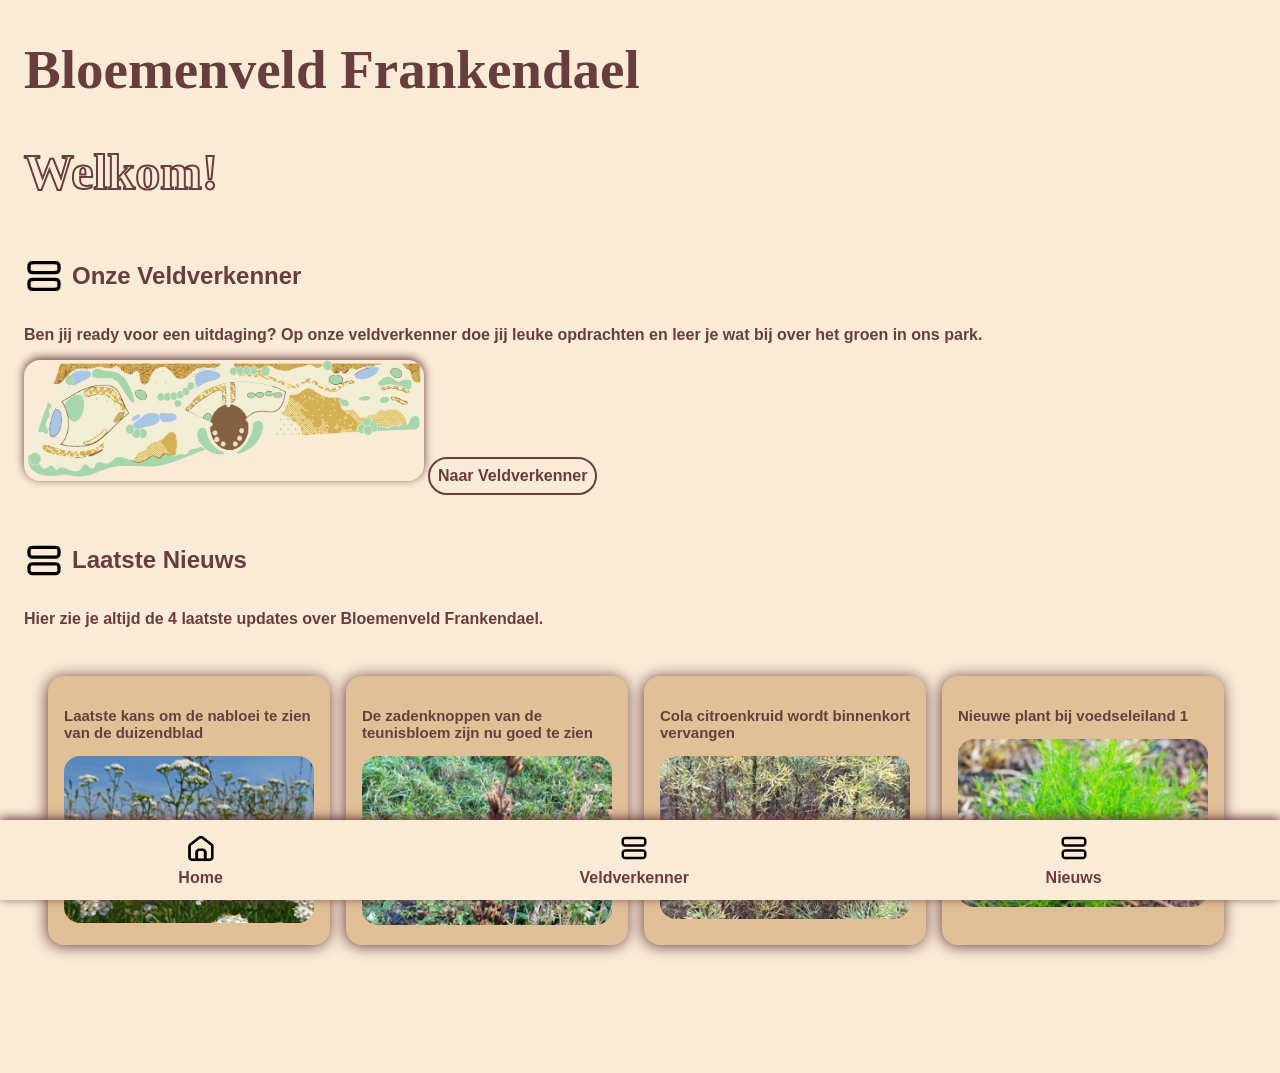
<file: index.html>
<!DOCTYPE html>
<html lang="nl">
<head>
    <meta charset="UTF-8">
    <meta name="viewport" content="width=device-width, initial-scale=1.0">
    <title>Bloemenveld Frankendael</title>
    <link rel="stylesheet" href="style.css">
    <link rel="stylesheet" href="nieuws.html">
    <link rel="stylesheet" href="nieuws-individu.html">
    <link rel="stylesheet" href="veld.html">
</head>
   <body>

       <h1>Bloemenveld Frankendael</h1>

       <h2 class="top" >Welkom!</h2>

       <section class="Veldverkenner">
           <div class="logo-section">
               <img class="logo" src="assets/tabel.svg" alt="bloem">
               <h2>Onze Veldverkenner</h2>
           </div>
           <p>Ben jij ready voor een uitdaging? Op onze veldverkenner doe jij leuke opdrachten en leer je wat bij over het groen in ons park.</p>
           <img class="plattegrond" src="assets/frikandelmap-1.png" alt="map">    
           <div class="naar-veld">
               <a href="veld.html">Naar Veldverkenner</a>
           </div>
       </section>

       <section class="Nieuws">
           <div class="logo-section">
               <img class="logo" src="assets/tabel.svg" alt="nieuws">
               <h2>Laatste Nieuws</h2>
           </div>
           <p>Hier zie je altijd de 4 laatste updates over Bloemenveld Frankendael.</p>
       </section>
       
       <section class="Nieuws-carrousel">
           <ul>
               <li>
                   <a href="nieuws-individu.html">
                       <h3>Laatste kans om de nabloei te zien van de duizendblad</h3>
                       <img src="assets/plant 1.png" alt="plant 1">
                   </a>
               </li>
               <li>
                   <a href="nieuws-individu.html">
                       <h3>De zadenknoppen van de teunisbloem zijn nu goed te zien</h3>
                       <img src="assets/plant 2.png" alt="plant 2">
                   </a>
                </li>
               <li>
                   <a href="nieuws-individu.html">
                       <h3>Cola citroenkruid wordt binnenkort vervangen</h3>
                       <img src="assets/plant 3.png" alt="plant 3">
                   </a>
                </li>
               <li>
                   <a href="nieuws-individu.html">
                       <h3>Nieuwe plant bij voedseleiland 1</h3>
                       <img src="assets/plant 4.png" alt="plant 4">
                   </a>
                </li>
            </ul> 
       </section>

       <footer>
           <ul class="footer-ul">
               <li>
                   <a href="index.html">
                       <img src="assets/Home.png" alt="home">
                       <span>Home</span>
                   </a>
               </li>
               <li>
                   <a href="veld.html">
                       <img src="assets/tabel.svg" alt="veld">
                       <span>Veldverkenner</span>
                   </a>
               </li>
               <li>
                   <a href="nieuws.html">
                       <img src="assets/tabel.svg" alt="nieuws">
                       <span>Nieuws</span>
                   </a>
               </li>
           </ul>
       </footer>

   </body>
</html>
</file>
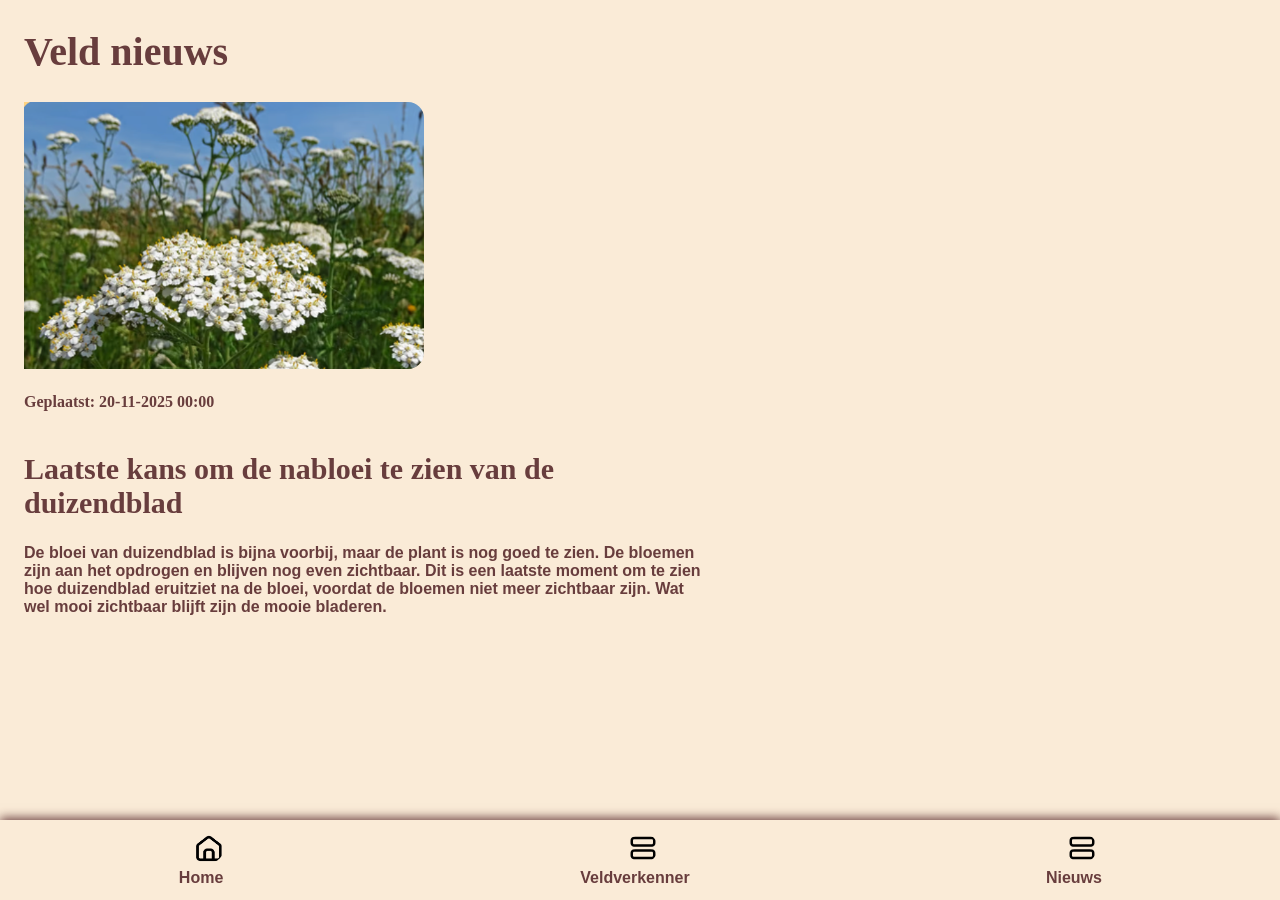
<file: nieuws-individu.html>
<!DOCTYPE html>
<html lang="nl">
<head>
    <meta charset="UTF-8">
    <meta name="viewport" content="width=device-width, initial-scale=1.0">
    <title>Bloemenveld Frankendael</title>
    <link rel="stylesheet" href="index.html">
    <link rel="stylesheet" href="veld.html">
    <link rel="stylesheet" href="nieuws.html">
    <link rel="stylesheet" href="nieuws-individu.css">
</head>
    <body>
        
        <h1>Veld nieuws</h1>
        
        <section class="afbeelding">
            <img src="assets/plant 1.png" alt="">
            <p>Geplaatst: 20-11-2025 00:00</p>
        </section>

        <section class="artikel">
            <h2>Laatste kans om de nabloei te zien van de duizendblad</h2>
            <p>De bloei van duizendblad is bijna voorbij, maar de plant is nog goed te zien. De bloemen zijn aan het opdrogen en blijven nog even zichtbaar. Dit is een laatste moment om te zien hoe duizendblad eruitziet na de bloei, voordat de bloemen niet meer zichtbaar zijn. Wat wel mooi zichtbaar blijft zijn de mooie bladeren.</p>
        </section>
        
        <footer>
           <ul class="footer-ul">
               <li>
                   <a href="index.html">
                       <img src="assets/Home.png" alt="home">
                       <span>Home</span>
                   </a>
               </li>
               <li>
                   <a href="veld.html">
                       <img src="assets/tabel.svg" alt="veld">
                       <span>Veldverkenner</span>
                   </a>
               </li>
               <li>
                   <a href="nieuws.html">
                       <img src="assets/tabel.svg" alt="nieuws">
                       <span>Nieuws</span>
                   </a>
               </li>
           </ul>
       </footer>
    
    </body>
</file>
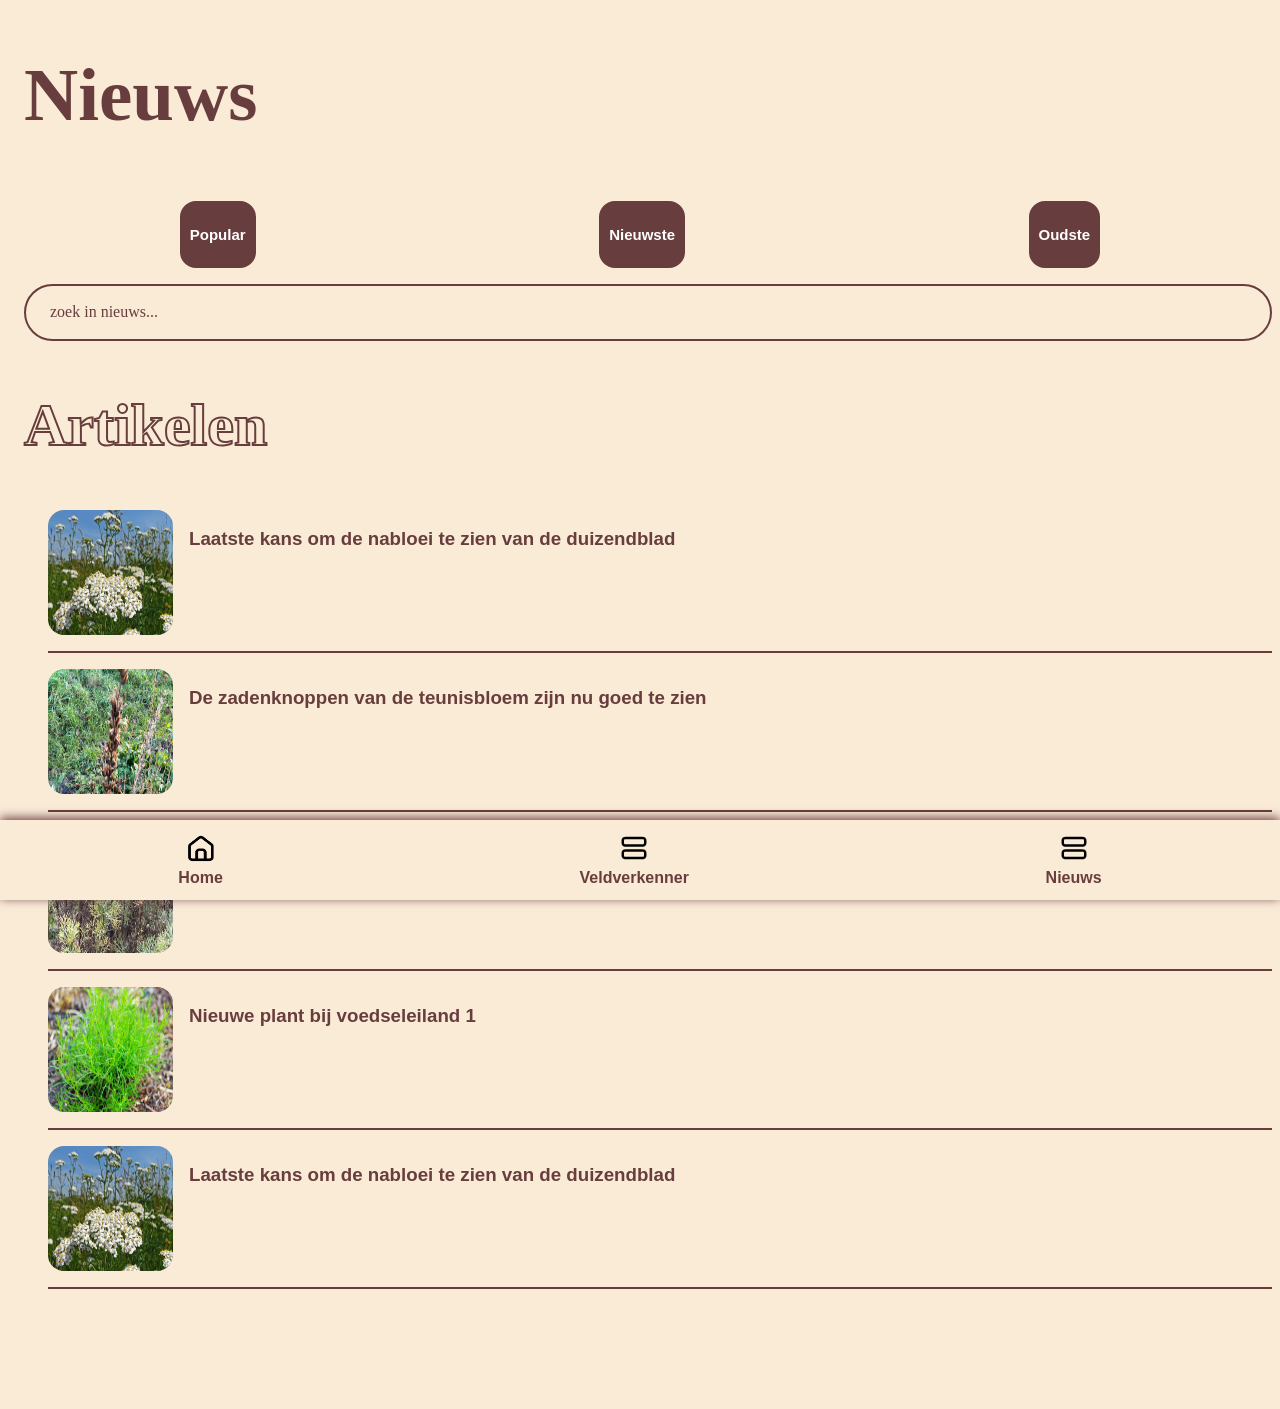
<file: nieuws.html>
<!DOCTYPE html>
<html lang="nl">
<head>
    <meta charset="UTF-8">
    <meta name="viewport" content="width=device-width, initial-scale=1.0">
    <title>Bloemenveld Frankendael</title>
    <link rel="stylesheet" href="index.html">
    <link rel="stylesheet" href="veld.html">
    <link rel="stylesheet" href="nieuws.css">
</head>
    <body>
        
        <h1>Nieuws</h1>

        <section class="filter">
            <ul class="filter-bar">
                <li>
                    <a href="nieuws.html">
                        <h3>Popular</h3>
                    </a>
                </li>
                <li>
                    <a href="nieuws.html">
                        <h3>Nieuwste</h3>
                    </a>
                </li>
                <li>
                    <a href="nieuws.html">
                        <h3>Oudste</h3>
                    </a>
                </li>
            </ul>
        </section>

        <section class="zoek-bar">
            <search class="zoek">
                <p>zoek in nieuws...</p>
            </search>
        </section>

        <section class="artikelen">
            <h2>Artikelen</h2>
            <ul>
                <li>
                    <a href="nieuws-individu.html">
                        <img src="assets/plant 1.png" alt="">
                        <h3>Laatste kans om de nabloei te zien van de duizendblad</h3>
                    </a>
                </li>
                <li>
                    <a href="nieuws-individu.html">
                        <img src="assets/plant 2.png" alt="">
                        <h3>De zadenknoppen van de teunisbloem zijn nu goed te zien</h3>
                    </a>
                </li>
                <li>
                    <a href="nieuws-individu.html">
                        <img src="assets/plant 3.png" alt="">
                        <h3>Cola citroenkruid wordt binnenkort vervangen</h3>
                    </a>
                </li>
                <li>
                    <a href="nieuws-individu.css">
                        <img src="assets/plant 4.png" alt="">
                        <h3>Nieuwe plant bij voedseleiland 1</h3>
                    </a>
                </li>
                <li>
                    <a href="nieuws-individu.html">
                        <img src="assets/plant 1.png" alt="">
                        <h3>Laatste kans om de nabloei te zien van de duizendblad</h3>
                    </a>
                </li>
            </ul>
        </section>

        <footer>
           <ul class="footer-ul">
               <li>
                   <a href="index.html">
                       <img src="assets/Home.png" alt="home">
                       <span>Home</span>
                   </a>
               </li>
               <li>
                   <a href="veld.html">
                       <img src="assets/tabel.svg" alt="veld">
                       <span>Veldverkenner</span>
                   </a>
               </li>
               <li>
                   <a href="nieuws.html">
                       <img src="assets/tabel.svg" alt="nieuws">
                       <span>Nieuws</span>
                   </a>
               </li>
           </ul>
       </footer>
    </body>
</file>
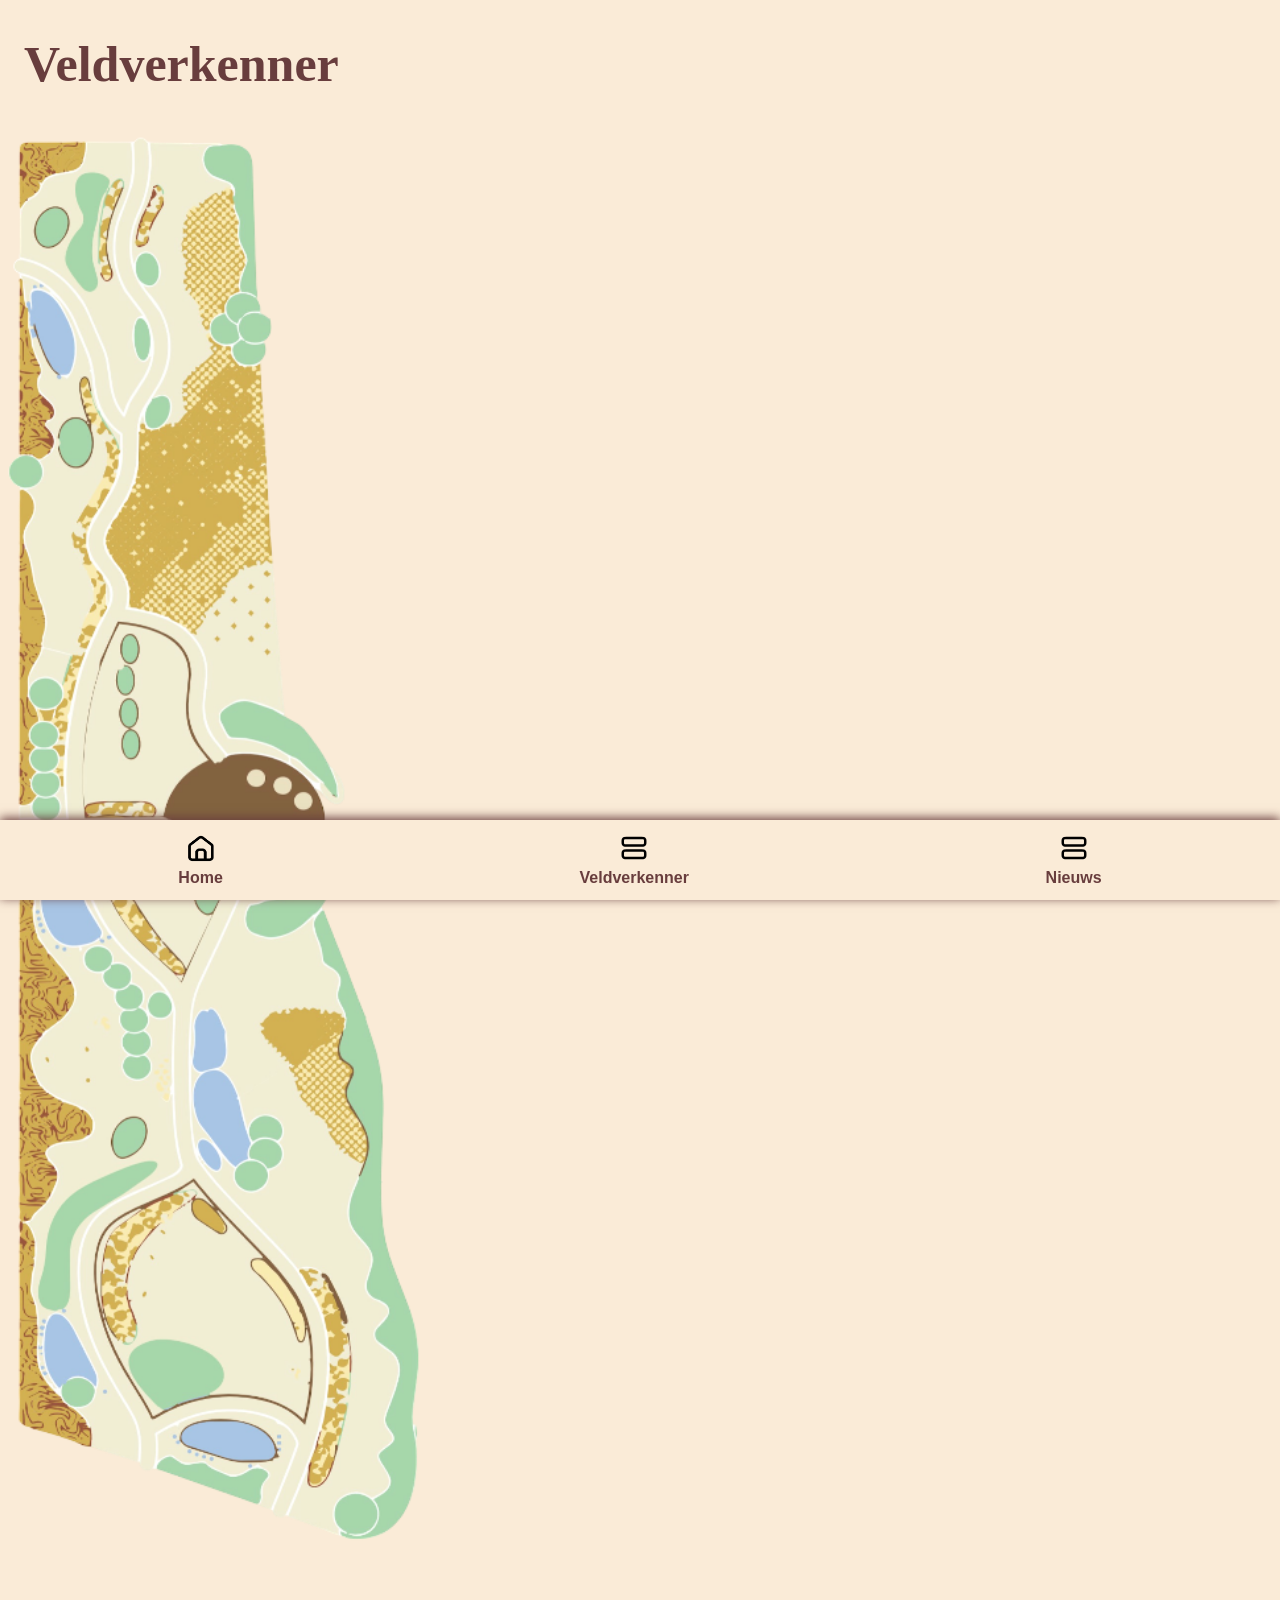
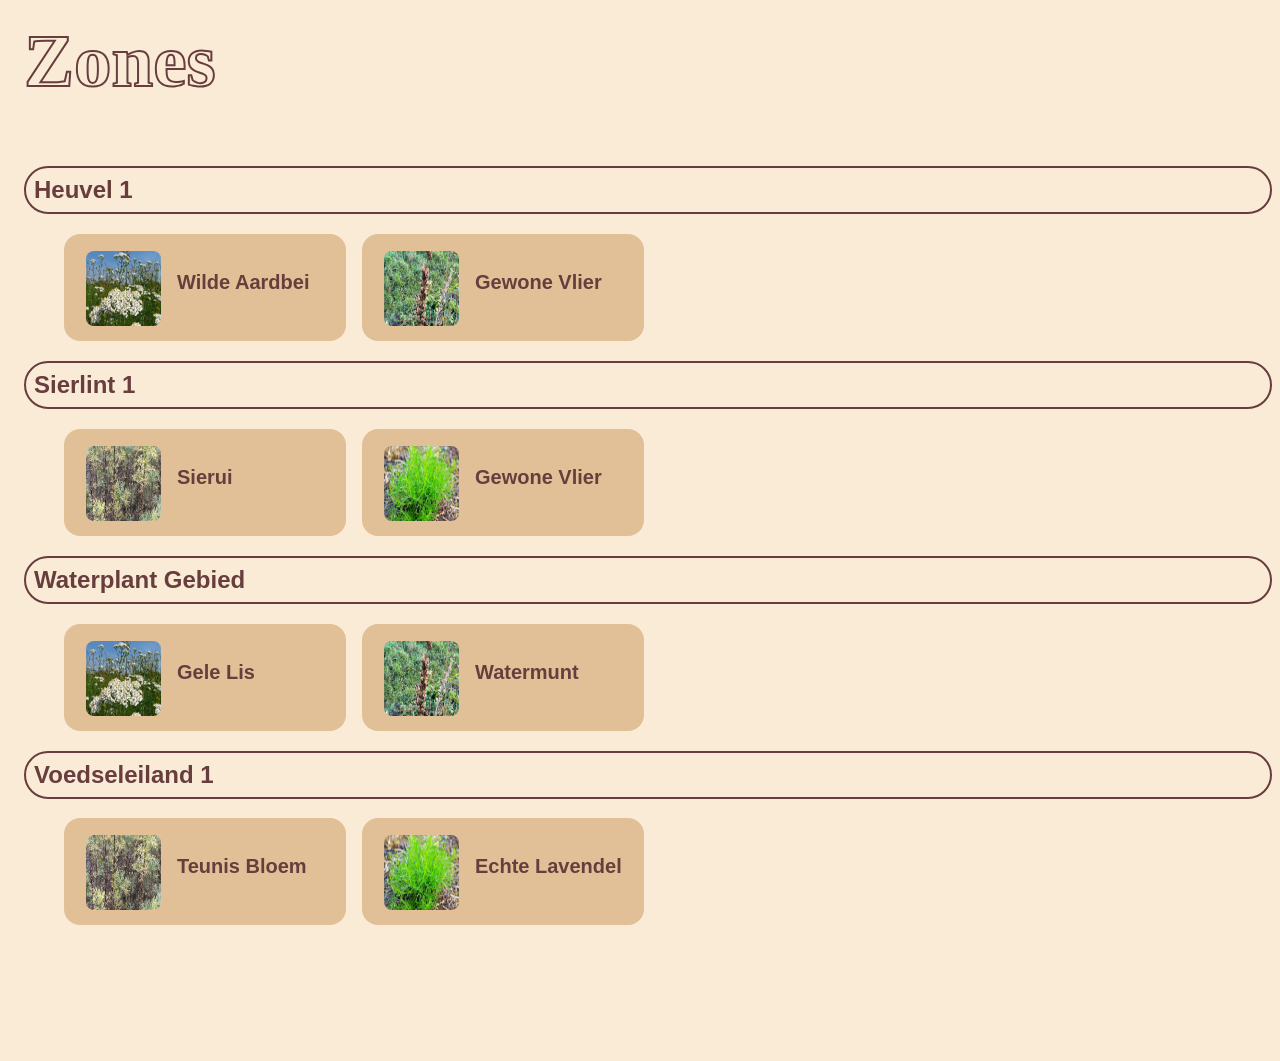
<file: veld.html>
<!DOCTYPE html>
<html lang="nl">
<head>
    <meta charset="UTF-8">
    <meta name="viewport" content="width=device-width, initial-scale=1.0">
    <title>Bloemenveld Frankendael</title>
    <link rel="stylesheet" href="index.html">
    <link rel="stylesheet" href="nieuws.html">
    <link rel="stylesheet" href="veld.css">
</head>
    <body>

         <h1>Veldverkenner</h1>
            
         <img class="plattegrond" src="assets/frikandelmap-2.png" alt="">

        <h2 class="top">Zones</h2>

        <section class="Zones">        
            <div class="Heuvel-1">
                <h2>Heuvel 1</h2>
                    <ul>
                        <li>
                            <button>
                                <h3>Wilde Aardbei</h3>
                                <img src="assets/plant 1.png" alt="">
                            </button>
                        </li>
                        <li>
                            <button>
                                <h3>Gewone Vlier</h3>
                                <img src="assets/plant 2.png" alt="">
                            </button>
                        </li>
                    </ul>
            </div>           

            <div class="Sierlint-1">     
                <h2>Sierlint 1</h2>
                    <ul>
                        <li>
                            <button>
                                <h3>Sierui</h3>
                                <img src="assets/plant 3.png" alt="">
                            </button>
                        </li>
                        <li>
                            <button>
                                <h3>Gewone Vlier</h3>
                                <img src="assets/plant 4.png" alt="">
                            </button>
                        </li>
                    </ul> 
            </div>              

            <div class="Waterpunt">
                <h2>Waterplant Gebied</h2>
                    <ul>
                        <li>
                            <button>
                                <h3>Gele Lis</h3>
                                <img src="assets/plant 1.png" alt="">
                            </button>
                        </li>
                        <li>
                            <button>
                                <h3>Watermunt</h3>
                                <img src="assets/plant 2.png" alt="">
                            </button>
                        </li>
                    </ul> 
            </div>              

            <div class="Voedseleiland-1">
                <h2>Voedseleiland 1</h2>
                    <ul>
                        <li>
                            <button>
                                <h3>Teunis Bloem</h3>
                                <img src="assets/plant 3.png" alt="">
                            </button>
                        </li>
                        <li>
                            <button>
                                <h3>Echte Lavendel</h3>
                                <img src="assets/plant 4.png" alt="">
                            </button>
                        </li>
                    </ul> 
            </div> 
        </section> 
        
        <footer>
           <ul class="footer-ul">
               <li>
                   <a href="index.html">
                       <img src="assets/Home.png" alt="home">
                       <span>Home</span>
                   </a>
               </li>
               <li>
                   <a href="veld.html">
                       <img src="assets/tabel.svg" alt="veld">
                       <span>Veldverkenner</span>
                   </a>
               </li>
               <li>
                   <a href="nieuws.html">
                       <img src="assets/tabel.svg" alt="nieuws">
                       <span>Nieuws</span>
                   </a>
               </li>
           </ul>
       </footer>

    </body>
</html>
</file>
<file: style.css>
body {
    background-color: antiquewhite;
}

a{
    font-family: 'Segoe UI', Tahoma, Geneva, Verdana, sans-serif;
    color: rgb(104, 61, 61);
}

p{
    font-family: 'Segoe UI', Tahoma, Geneva, Verdana, sans-serif;
    font-weight: 550;
    color: rgb(104, 61, 61);
}

h1 {
    color: rgb(104, 61, 61);
    align-items: center;
    font-family: Georgia, 'Times New Roman', Times, serif;
    padding-left: 1rem;
    padding-top: .1rem;
    font-size: 55px;

}

h2 {
    color: rgb(104, 61, 61);
    font-family: 'Segoe UI', Tahoma, Geneva, Verdana, sans-serif;
}

.top{
    padding-left: 1rem;
    font-family: Georgia, 'Times New Roman', Times, serif;
    font-size: 50px;
    color: antiquewhite;
    -webkit-text-stroke: 2px rgb(104, 61, 61);
}

.Veldverkenner{
    padding-left: 1em;
}

.plattegrond{
    width: 400px;
    height: auto;
    border-radius: 1rem;
    box-shadow: 0 -2px 10px rgb(104, 61, 61);
}

.logo{
    width:40px;
    height:auto;
}

.logo-section{
    display:flex;
    gap: 0.5rem;
}

.naar-veld{
    border-radius: 5em;
    border: 2px solid rgb(104, 61, 61);
    padding: .5rem;
    display: inline-block;
    margin-top: 15px;
    color: rgb(104, 61, 61);
}

.naar-veld a{
    text-decoration: none;
    font-weight: 700;
}

.Nieuws{
    padding-left: 1em;
    padding-top: 2rem;
}

.Nieuws-carrousel ul{
    display: flex;
    flex-direction: row;
    flex-wrap: nowrap;
    max-width: 1500px; 
    gap: 1em;
    overflow-x: auto;
    padding-bottom: 7rem;
    padding-top: 2rem;
}

.Nieuws-carrousel li{
    background-color: rgb(225, 192, 151);
    padding: 1rem;
    border-radius: 1rem;
    max-width: 250px;
    flex-shrink: 0;
    list-style: none;
    box-shadow: -1px 1px 15px rgb(104, 61, 61);
}

.Nieuws-carrousel a{
    text-decoration: none;
}

.Nieuws-carrousel h3{
    font-size: 15px;
}

.Nieuws-carrousel img{
    width: 250px;
    height: auto;
    border-radius: 1rem;
}

footer{
    position: fixed;
    bottom: 0;
    left: 0;
    width: 100%;
    background-color: antiquewhite;
    padding: 0.8rem 0;
    z-index: 1000;
    box-shadow: 0 -2px 10px rgb(104, 61, 61);
}

.footer-ul{
    display: flex;
    justify-content: space-around;
    list-style: none;
    margin: 0;
    padding: 0;
}

footer li{
    display: flex;
}

footer a{
    display: flex;
    flex-direction: column;
    align-items: center;
    gap: 6px;
    text-decoration: none;
    font-weight: 600;
}

footer img{
    width: 30px;
    height: 30px;
    object-fit: contain;
}
</file>
<file: nieuws-individu.css>
body {
    background-color: antiquewhite;
}

a{
    font-family: 'Segoe UI', Tahoma, Geneva, Verdana, sans-serif;
    color: rgb(104, 61, 61);
}

h1 {
    color: rgb(104, 61, 61);
    align-items: center;
    font-family: Georgia, 'Times New Roman', Times, serif;
    padding-left: 1rem;
    padding-top: .1rem;
    font-size: 40px;
}

img{
    width: 400px;
    height: auto;
    border-radius: 1rem;
    border-top-left-radius: 1rem;
    border-bottom-left-radius: 1rem;
    padding-left: 1rem;
}

h2{
    padding-left: 1rem;
    font-family: Georgia, 'Times New Roman', Times, serif;
    font-size: 30px;
    color: rgb(104, 61, 61);
}

p{
    color: rgb(104, 61, 61);
    font-family: 'Segoe UI', Tahoma, Geneva, Verdana, sans-serif;
    font-weight: 550;
    padding-left: 1rem;
}

.afbeelding{
    display: flex;
    flex-direction: column;
    gap: .5rem;
}

.afbeelding p{
    font-family: 'Times New Roman', Times, serif;
}

.artikel{
    min-width: 375px;
    max-width: 700px;
    padding-bottom: 6rem;
}


footer{
    position: fixed;
    bottom: 0;
    left: 0;
    width: 100%;
    background-color: antiquewhite;
    padding: 0.8rem 0;
    z-index: 1000;
    box-shadow: 0 -2px 10px rgb(104, 61, 61);
}

.footer-ul{
    display: flex;
    justify-content: space-around;
    list-style: none;
    margin: 0;
    padding: 0;
}

footer li{
    display: flex;
}

footer a{
    display: flex;
    flex-direction: column;
    align-items: center;
    gap: 6px;
    text-decoration: none;
    font-weight: 600;
}

footer img{
    width: 30px;
    height: 30px;
    object-fit: contain;
}

a{
    font-family: 'Segoe UI', Tahoma, Geneva, Verdana, sans-serif;
    color: rgb(104, 61, 61);
}
</file>
<file: nieuws.css>
body {
    background-color: antiquewhite;
}

a{
    font-family: 'Segoe UI', Tahoma, Geneva, Verdana, sans-serif;
    color: rgb(104, 61, 61);
}

h1 {
    color: rgb(104, 61, 61);
    align-items: center;
    font-family: Georgia, 'Times New Roman', Times, serif;
    padding-left: 1rem;
    padding-top: .1rem;
    font-size: 75px;
}

h2{
    padding-left: 1rem;
    font-family: Georgia, 'Times New Roman', Times, serif;
    font-size: 60px;
    color: antiquewhite;
    -webkit-text-stroke: 2px rgb(104, 61, 61);
}

h3 {
    color: rgb(104, 61, 61);
    font-family: 'Segoe UI', Tahoma, Geneva, Verdana, sans-serif;
}

a{
    text-decoration: none;
    list-style: none;
}

.filter{
    position: static;
    align-items: center;
    width: 100%;
    padding: 0.8rem 0;
    bottom: 0;
    left: 0;
    padding-bottom: 1rem;
}

.filter ul{
    display: flex;
    justify-content: space-around;
    list-style: none;
    margin: 0;
    padding: 0;
}

.filter li{
    display: flex;
    border-radius: 1rem;
    border: 2px solid rgb(104, 61, 61);
    padding: .5rem;
    display: inline-block;
    background-color: rgb(104, 61, 61);
}

.filter h3{
    font-size: 15px;
    color: white;
}

.zoek-bar{
    padding-left: 1rem;
}

.zoek{
    border-radius: 5em;
    border: 2px solid rgb(104, 61, 61);
    padding: .5rem;
    padding-top: .1rem;
    padding-bottom: .1rem;
    padding-left: 1.5rem;
}

.zoek p{
    color: rgb(104, 61, 61);
    font-family: Georgia, 'Times New Roman', Times, serif;
    font-weight: 500;
}

.artikelen{
    padding-bottom: 6rem;
    padding-left: -1rem;
}

.artikelen ul{
    display: flex;
    flex-direction: column;
    gap: 1rem;
}

.artikelen li{
    display: flex;
    flex-direction: column;
    gap: .5em;
    border-bottom: 2px solid rgb(104, 61, 61);
    padding-bottom: 1rem;
    width: 100%;

}

.artikelen a{
    display:flex;
    flex-direction: row;
    gap: 1rem;
}

.artikelen img{
    width: 125px;
    height: 125px;
    border-radius: 1rem;
}


footer{
    position: fixed;
    bottom: 0;
    left: 0;
    width: 100%;
    background-color: antiquewhite;
    padding: 0.8rem 0;
    z-index: 1000;
    box-shadow: 0 -2px 10px rgb(104, 61, 61);
}

.footer-ul{
    display: flex;
    justify-content: space-around;
    list-style: none;
    margin: 0;
    padding: 0;
}

footer li{
    display: flex;
}

footer a{
    display: flex;
    flex-direction: column;
    align-items: center;
    gap: 6px;
    text-decoration: none;
    font-weight: 600;
}

footer img{
    width: 30px;
    height: 30px;
    object-fit: contain;
}

a{
    font-family: 'Segoe UI', Tahoma, Geneva, Verdana, sans-serif;
    color: rgb(104, 61, 61);
}
</file>
<file: veld.css>
body {
    background-color: antiquewhite;
}

.plattegrond{
    height: 1425px;
}

h1 {
    color: rgb(104, 61, 61);
    align-items: center;
    font-family: Georgia, 'Times New Roman', Times, serif;
    padding-left: 1rem;
    padding-top: .1rem;
    font-size: 50px;
}

h2 {
    color: rgb(104, 61, 61);
    font-family: 'Segoe UI', Tahoma, Geneva, Verdana, sans-serif;
}

h3{
    color: rgb(104, 61, 61);

    font-family: 'Segoe UI', Tahoma, Geneva, Verdana, sans-serif;
}

.top{
    padding-left: 1rem;
    font-family: Georgia, 'Times New Roman', Times, serif;
    font-size: 75px;
    color: antiquewhite;
    -webkit-text-stroke: 2px rgb(104, 61, 61);
}

.Zones{
    padding-left: 1em;
    padding-bottom: 7rem;
}

.Zones h2{
    border-radius: 1em;
    border: 2px solid rgb(104, 61, 61);
    padding: .5rem;
}

.Zones ul{
    display: flex;
    flex-direction: row;
    flex-wrap: nowrap;
    max-width: 1000px; 
    gap: 1em;
    overflow-x: auto;
}

.Zones li{
    background-color: rgb(225, 192, 151);
    padding: 1rem;
    border-radius: 1rem;
    width: 250px;
    height: 75px;
    flex-shrink: 0;
    list-style: none;
}

.Zones button{
    display:flex;
    flex-direction: row-reverse;
    gap: 1rem;
    background: transparent;
    border: none;
    cursor: pointer;
}

.Zones img{
    width: 75px;
    height: 75px;
    mix-blend-mode: normal;
    border-radius: .5rem;
}

.Zones h3{
    font-size: 20px;
}

footer{
    position: fixed;
    bottom: 0;
    left: 0;
    width: 100%;
    background-color: antiquewhite;
    padding: 0.8rem 0;
    z-index: 1000;
    box-shadow: 0 -2px 10px rgb(104, 61, 61);
}

.footer-ul{
    display: flex;
    justify-content: space-around;
    list-style: none;
    margin: 0;
    padding: 0;
}

footer li{
    display: flex;
}

footer a{
    display: flex;
    flex-direction: column;
    align-items: center;
    gap: 6px;
    text-decoration: none;
    font-weight: 600;
}

footer img{
    width: 30px;
    height: 30px;
    object-fit: contain;
}

a{
    font-family: 'Segoe UI', Tahoma, Geneva, Verdana, sans-serif;
    color: rgb(104, 61, 61);
}
</file>
